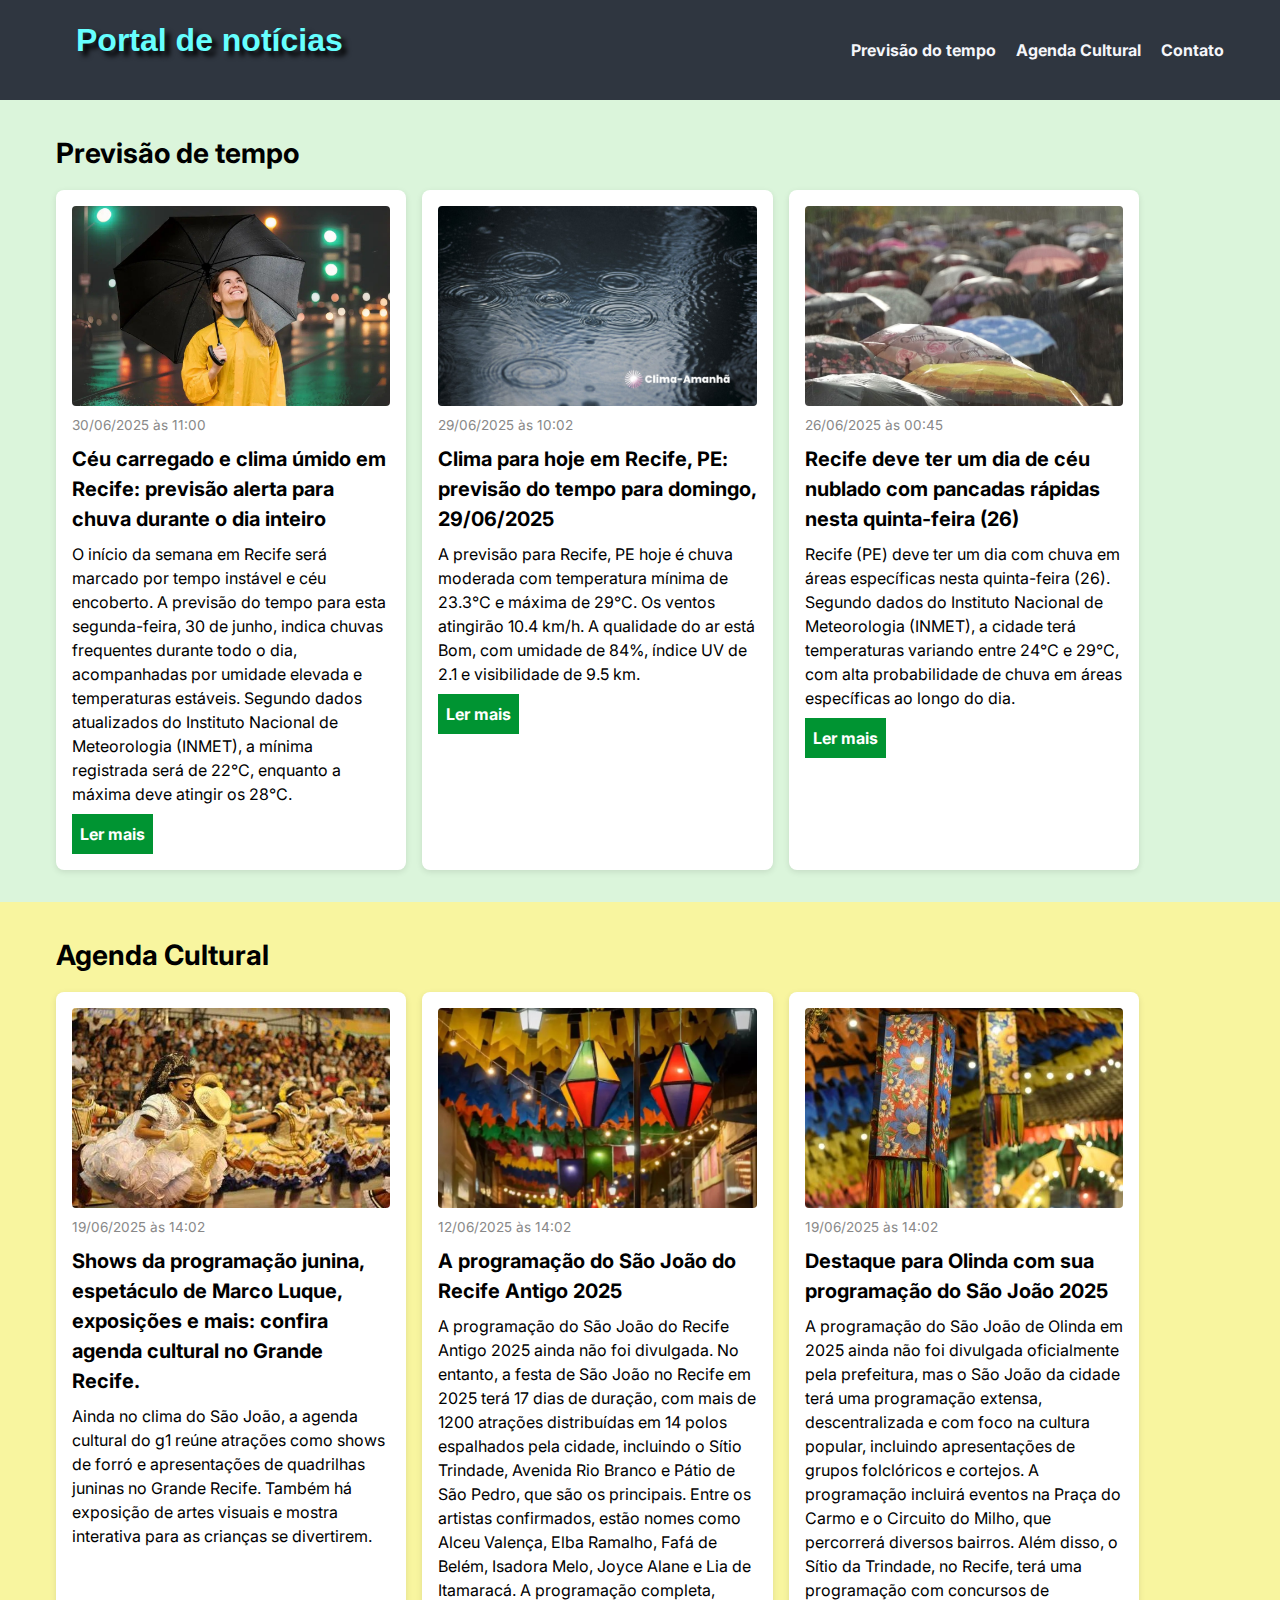
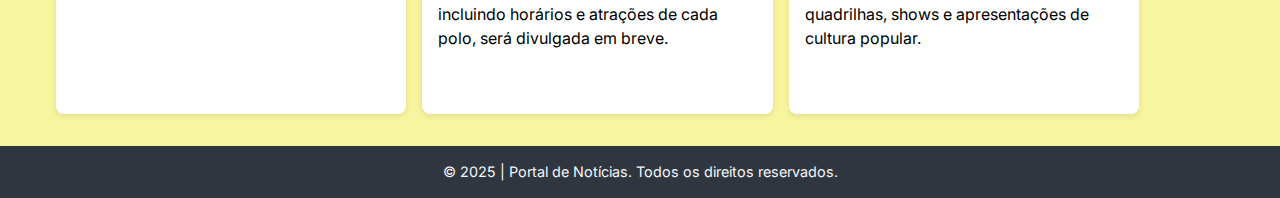
<file: index.html>
<!DOCTYPE html>
<html lang="pt-BR">
<head>
    <!-- Define a codificação de caracteres para acentuação funcionar -->
    <meta charset="UTF-8">
    <!-- Compatibilidade com o Internet Explorer -->
    <meta http-equiv="X-UA-Compatible" content="IE=edge">
    <!-- Responsividade para celulares -->
    <meta name="viewport" content="width=device-width, initial-scale=1.0">
    <!-- Título da aba do navegador -->
    <title> Portal de notícias</title>
    <!-- Importa o CSS externo -->
    <link rel="stylesheet" href="./styles.css" />
    <link rel="preconnect" href="https://fonts.googleapis.com">
    <link rel="preconnect" href="https://fonts.gstatic.com" crossorigin>
    <link href="https://fonts.googleapis.com/css2?family=Inter:ital,opsz,wght@0,14..32,100..900;1,14..32,100..900&family=Manufacturing+Consent&display=swap" rel="stylesheet">
</head>
<body>
    <!-- Início do cabeçalho da página -->
    <header>
        <div class="container">
            <!-- Título principal -->
            <h1>Portal de notícias</h1>
            <!-- Menu de navegação -->
            <nav>
                <ul>
                    <!-- Cada link leva a uma seção da página -->
                    <li>
                        <a href="previsao.html" title="Ir para a seção de previsão do tempo">Previsão do tempo</a>
                    </li>
                    <li>
                        <a href="agenda-cultural.html" title="Ir para a seção de notícias">Agenda Cultural</a>
                    </li>
                    <li>
                        <a href="contato.html" title="Ir para a seção de contato">Contato</a>
                    </li>                    
                </ul>
            </nav>
        </div>
    </header>
    <!-- Seção de Previsão do Tempo -->
    <main>
        <section id="previsao">
        <div class="container">
            <h2>Previsão de tempo</h2>
            <div class="articles">
                <!-- Cada artigo representa uma notícia -->
                <article>
                    <img src="./imagens/guarda-chuva.jpg" alt="guarda-chuva" />
                    <header>
                        <time class="creation-date">30/06/2025 às 11:00</time>
                    </header>
                    <h3>Céu carregado e clima úmido em Recife: previsão alerta para chuva durante o dia inteiro</h3>
                    <p>
                        O início da semana em Recife será marcado por tempo instável e céu encoberto. A previsão do tempo para esta segunda-feira, 30 de junho, indica chuvas frequentes durante todo o dia, acompanhadas por umidade elevada e temperaturas estáveis. Segundo dados atualizados do Instituto Nacional de Meteorologia (INMET), a mínima registrada será de 22°C, enquanto a máxima deve atingir os 28°C.                   </p>
                    <a href="https://seucreditodigital.com.br/previsao-do-tempo-recife-chuva-30-06-2025/" title="Leia a notícia completa">Ler mais</a>
                </article>
                <article>
                    <img src="./imagens/chuva1.jpg" alt="Chuva para hoje em Recife-PE" />
                    <header>
                        <time>29/06/2025 às 10:02</time>
                    </header>
                    <h3>Clima para hoje em Recife, PE: previsão do tempo para domingo, 29/06/2025</h3>
                    <p>
                        A previsão para Recife, PE hoje é chuva moderada com temperatura mínima de 23.3°C e máxima de 29°C. Os ventos atingirão 10.4 km/h. A qualidade do ar está Bom, com umidade de 84%, índice UV de 2.1 e visibilidade de 9.5 km.
                    </p>
                    <a href="https://www.bing.com/search?q=Chuvas%20em%20Recife%2029%20de%20junho%202025&qs=n&form=QBRE&sp=-1&ghc=1&lq=0&pq=chuvas%20em%20recife%2029%20de%20junho%2020&sc=12-31&sk=&cvid=A1859C9282B34020B1CF39611DE53252" title="Leia a notícia completa">Ler mais</a>
                </article>
                <article>
                    <img src="./imagens/chuva.jpg" alt="clima" title="Recife terá temperaturas variando entre 24°C e 29°C." />
                    <header>
                        <time>26/06/2025 às 00:45</time>
                    </header>
                    <h3>Recife deve ter um dia de céu nublado com pancadas rápidas nesta quinta-feira (26)</h3>
                    <p>
                        Recife (PE) deve ter um dia com chuva em áreas específicas nesta quinta-feira (26). Segundo dados do Instituto Nacional de Meteorologia (INMET), a cidade terá temperaturas variando entre 24°C e 29°C, com alta probabilidade de chuva em áreas específicas ao longo do dia.
                    </p>
                    <a href="https://www.otempo.com.br/tempo/2025/6/26/recife-deve-ter-um-dia-de-ceu-nublado-com-pancadas-rapidas-nesta-quinta-feira-26" title="Leia a notícia completa">Ler mais</a>
                </article>
            </div>
        </div>
    </section>
    <!-- Seção de Agenda Cultural -->
    <section id="agenda">
        <div class="container">
            <h2>Agenda Cultural</h2>
            <div class="articles">
                <article>
                    <img src="./imagens/quadrilha-junina.jpg" alt="Programação Junho" />
                    <header>
                        <time>19/06/2025 às 14:02</time>
                    </header>
                    <h3>Shows da programação junina, espetáculo de Marco Luque, exposições e mais: confira agenda cultural no 
                        Grande Recife.</h3>
                    <p>
                        Ainda no clima do São João, a agenda cultural do g1 reúne atrações como shows de forró e apresentações de 
                        quadrilhas juninas no Grande Recife. Também há exposição de artes visuais e mostra interativa para as 
                        crianças se divertirem.
                    </p>
                    <a href="https://g1.globo.com/pe/pernambuco/sao-joao/sao-joao-de-pernambuco-2025/noticia/2025/06/25/shows-da-programacao-de-sao-joao-quadrilhas-juninas-exposicoes-e-mais-confira-agenda-cultural-no-grande-recife.ghtml" title="Leia a notícia completa">Ler mais</a>
                </article>
                <article>
                    <img src="./imagens/balão.jpg" alt="Balões junino" />
                    <header>
                        <time>12/06/2025 às 14:02</time>
                    </header>
                    <h3>A programação do São João do Recife Antigo 2025</h3>
                    <p>
                        A programação do São João do Recife Antigo 2025 ainda não foi divulgada. No entanto, a festa de São João 
                        no Recife em 2025 terá 17 dias de duração, com mais de 1200 atrações distribuídas em 14 polos espalhados 
                        pela cidade, incluindo o Sítio Trindade, Avenida Rio Branco e Pátio de São Pedro, que são os principais. 
                        Entre os artistas confirmados, estão nomes como Alceu Valença, Elba Ramalho, Fafá de Belém, Isadora Melo, 
                        Joyce Alane e Lia de Itamaracá. A programação completa, incluindo horários e atrações de cada polo, será 
                        divulgada em breve.
                    </p>
                    <a href="https://www2.recife.pe.gov.br/noticias/29/05/2025/prefeitura-do-recife-anuncia-polos-atracoes-e-datas-do-sao-joao-2025]" title="Leia a notícia completa">Ler mais</a>
                </article>
                <article>
                    <img src="./imagens/viva-sj.jpg" alt="Representatividade do São João" />
                    <header>
                        <time>19/06/2025 às 14:02</time>
                    </header>
                    <h3>Destaque para Olinda com sua programação do São João 2025</h3>
                    <p>
                        A programação do São João de Olinda em 2025 ainda não foi divulgada oficialmente pela prefeitura, mas o 
                        São João da cidade terá uma programação extensa, descentralizada e com foco na cultura popular, incluindo 
                        apresentações de grupos folclóricos e cortejos. A programação incluirá eventos na Praça do Carmo e o 
                        Circuito do Milho, que percorrerá diversos bairros. Além disso, o Sítio da Trindade, no Recife, terá uma 
                        programação com concursos de quadrilhas, shows e apresentações de cultura popular.
                    </p>
                    <a href="https://liderstarmusic.com.br/programacao-das-cidades-de-pernambuco-sao-joao-2025" title="Leia a notícia completa">Ler mais</a>
                </article>
            </div>
        </div>
    </section>
    
    </main>
    <footer>
        <div class="container">
            <p>&copy; 2025 | Portal de Notícias. Todos os direitos reservados.</p>
        </div>
    </footer>
</body>
</html>
</file>
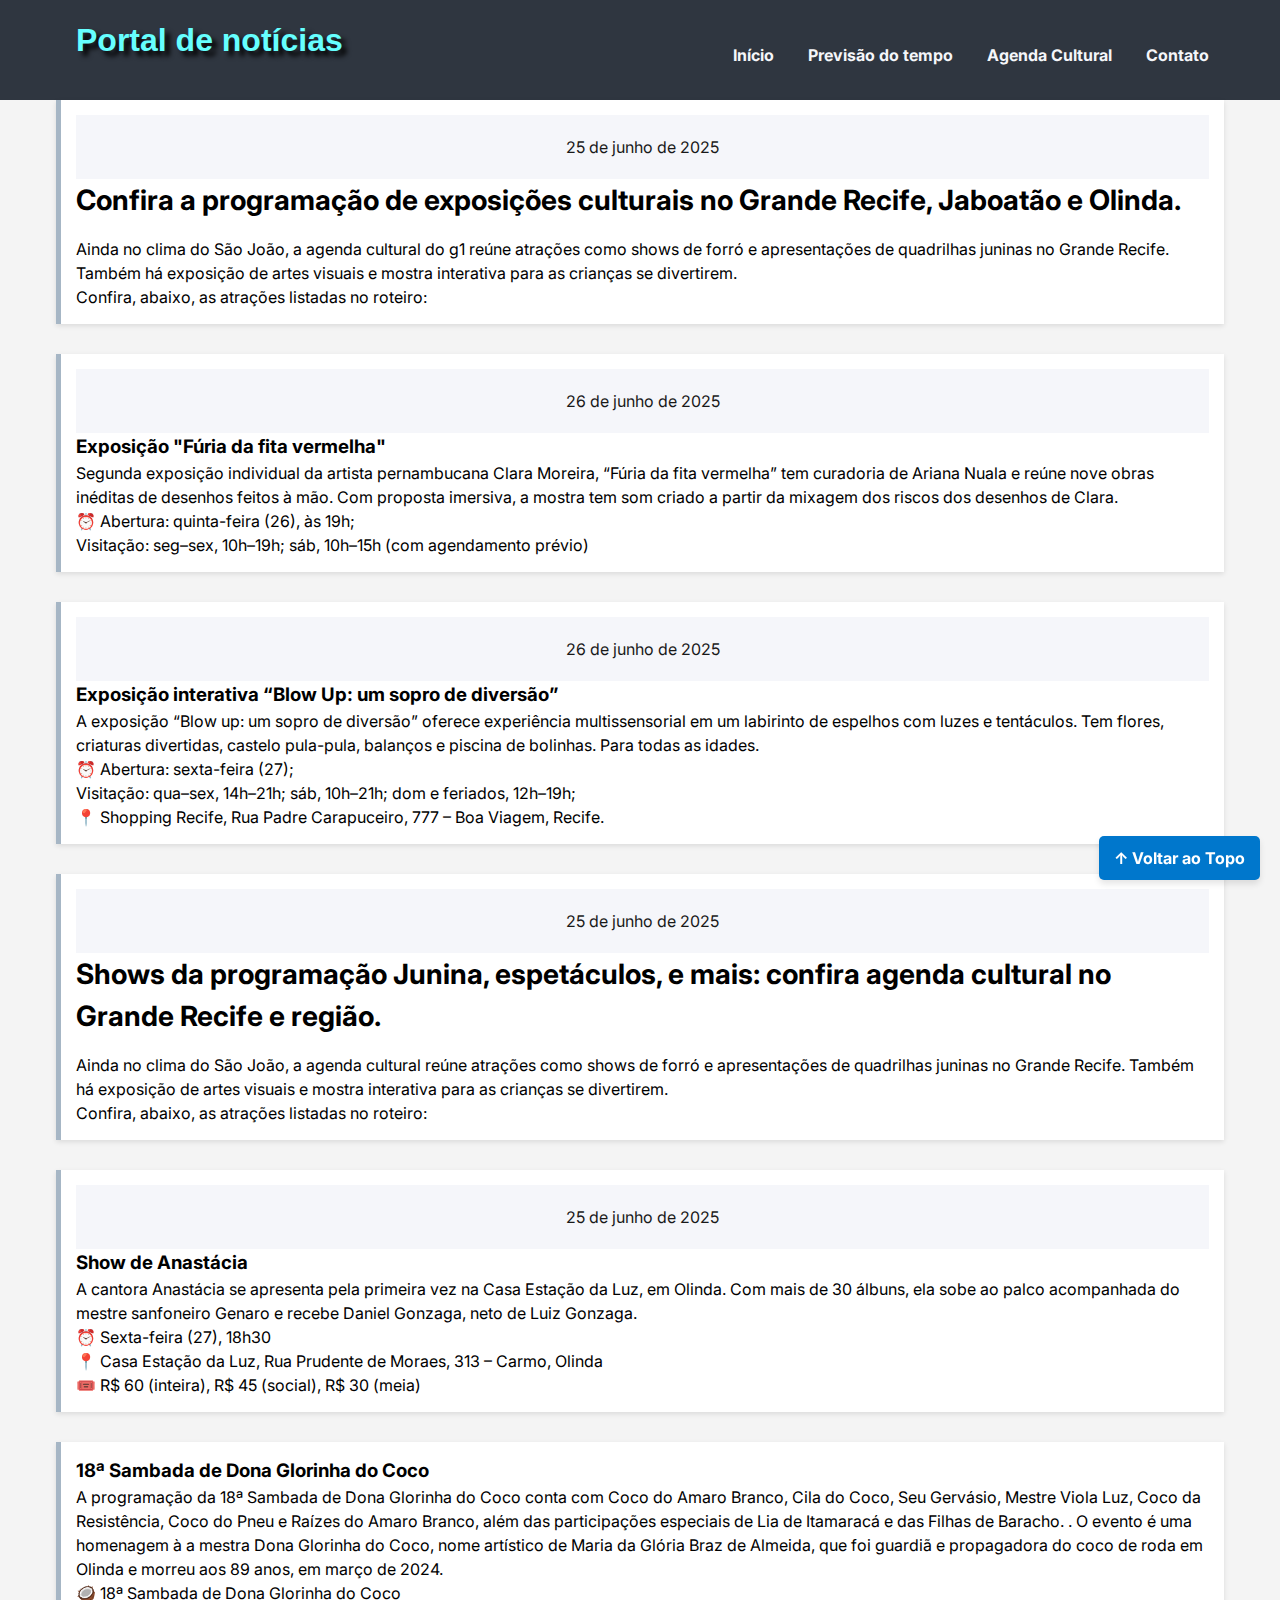
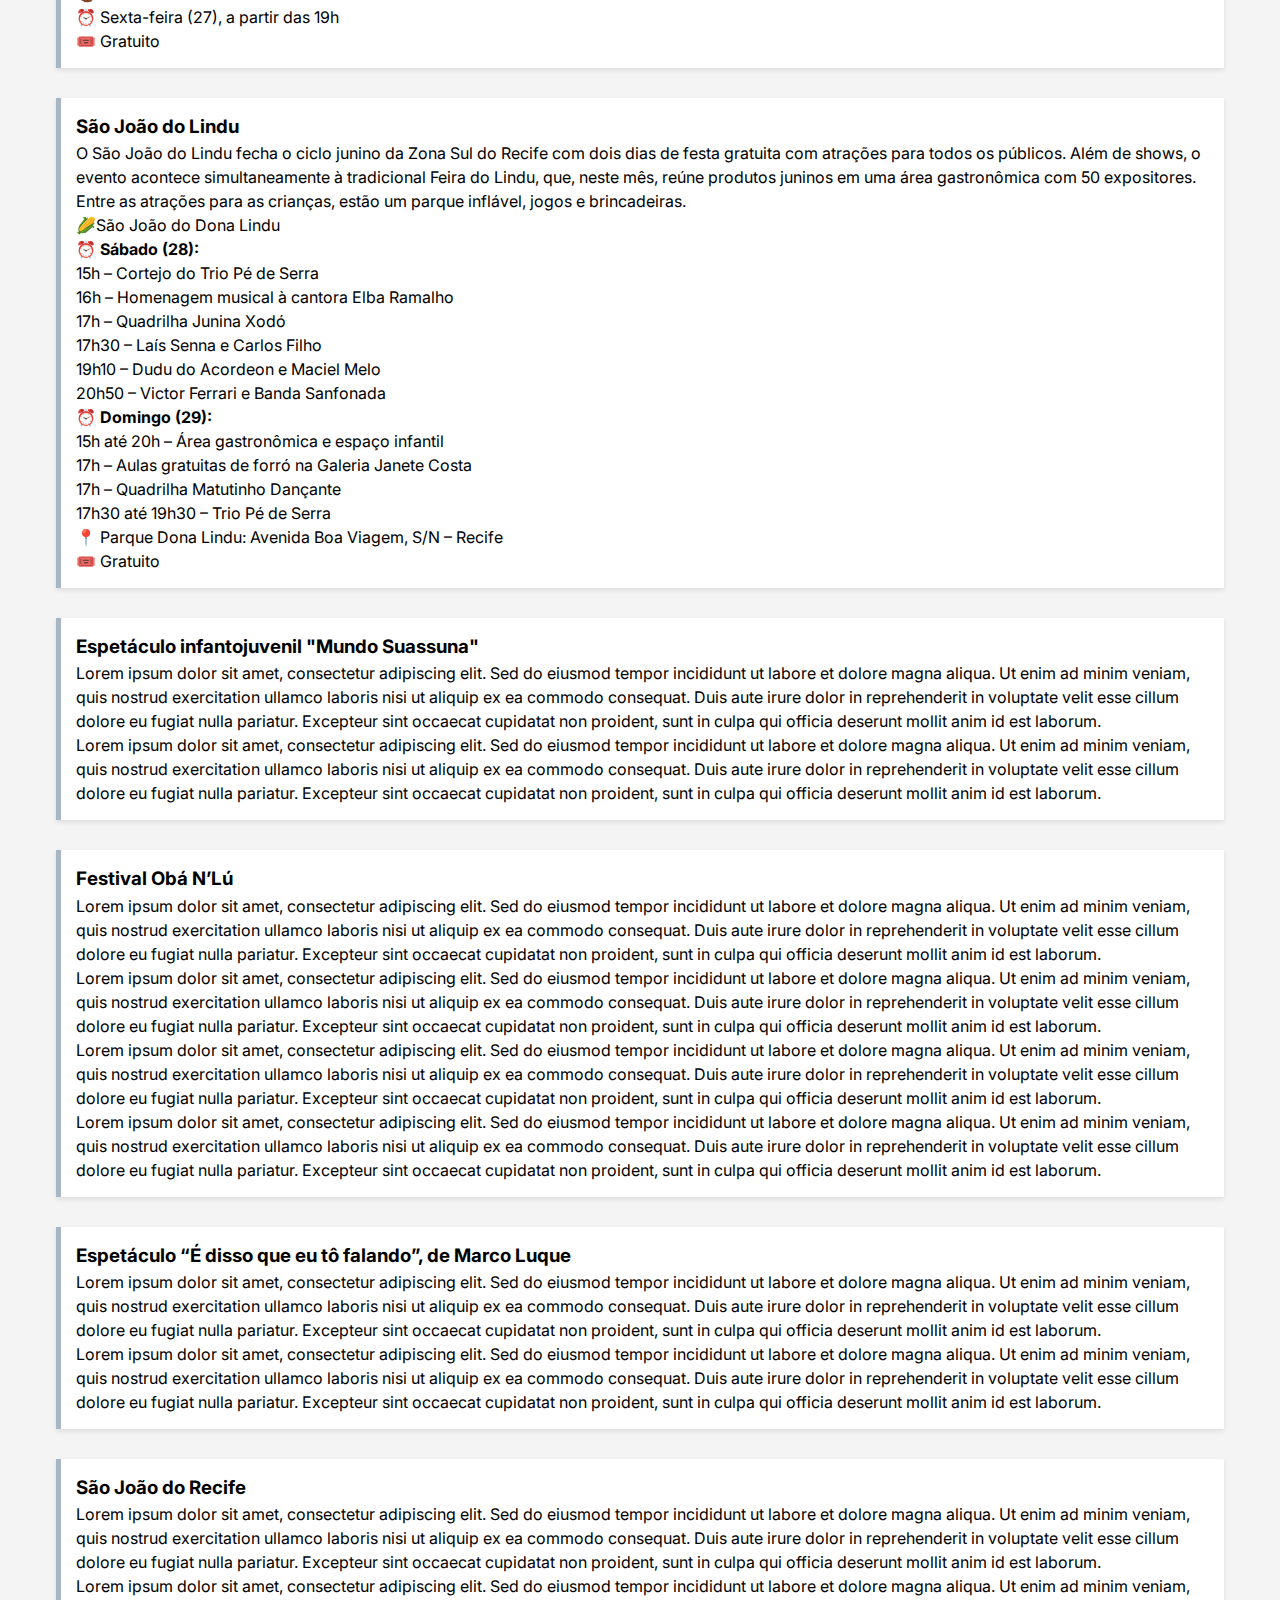
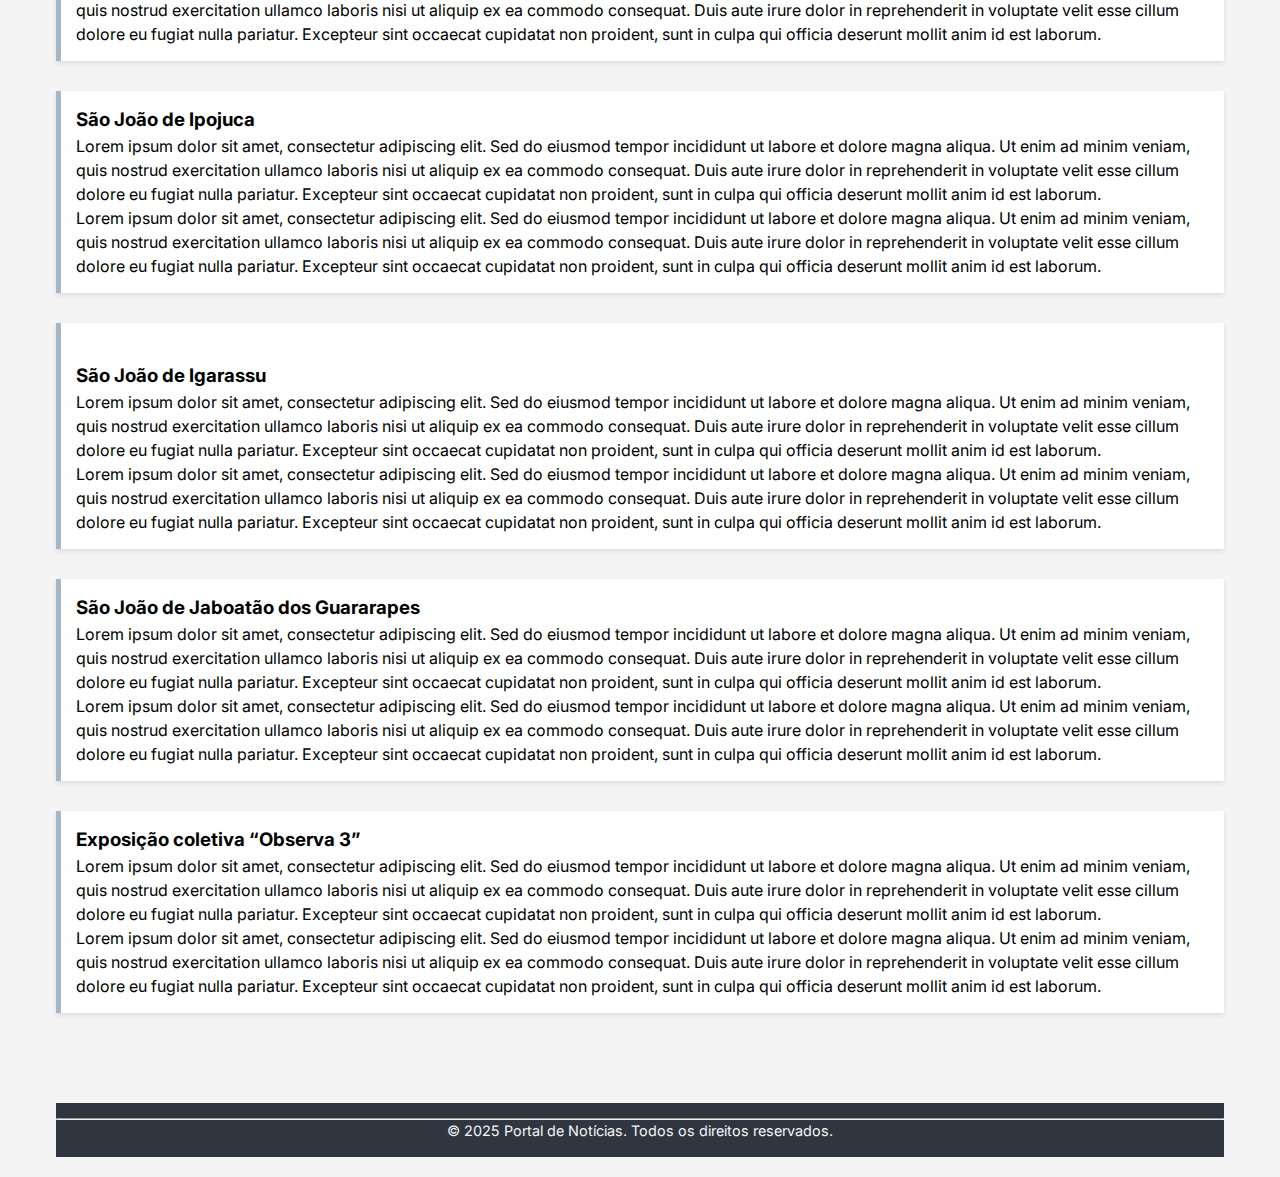
<file: agenda-cultural.html>
<!DOCTYPE html>
<html lang="pt-BR">
<head>
  <meta charset="UTF-8">
  <meta name="viewport" content="width=device-width, initial-scale=1.0">
  <title>Agenda Cultural</title>
  <link rel="stylesheet" href="./styles.css" />
  <link rel="stylesheet" href="https://cdnjs.cloudflare.com/ajax/libs/font-awesome/6.4.0/css/all.min.css">
  <link rel="preconnect" href="https://fonts.googleapis.com">
  <link rel="preconnect" href="https://fonts.gstatic.com" crossorigin>
  <link href="https://fonts.googleapis.com/css2?family=Inter:ital,opsz,wght@0,14..32,100..900;1,14..32,100..900&family=Manufacturing+Consent&display=swap" rel="stylesheet">
  <style>

        .container-previsao {
            width: 90%;
            max-width: 960px;
            margin: 0 auto;
        }

        header {
            background-color:#f5f6fa;
            color: rgb(25, 25, 25);
            padding: 20px 0;
            text-align: center;
        }

        nav ul {
            list-style: none;
            padding: 0;
            margin-top: 10px;
        }

        nav ul li {
            display: inline;
            margin: 0 15px;
        }

        nav ul li a {
            color: #f5f6fa;
            text-decoration: none;
            font-weight: bold;
        }

        main {
            padding: 20px 0;
        }

        section {
            margin-bottom: 30px;
            padding: 15px;
            background-color: #ffffff;
            border-left: 5px solid #a6b6c5;
            box-shadow: 0 2px 5px rgba(0,0,0,0.1);
        }


        .voltar-ao-topo {
          position: fixed;
          bottom: 20px;
          right: 20px;
          background-color: #0077cc;
          color: white;
          padding: 10px 15px;
          text-decoration: none;
          border-radius: 5px;
          font-weight: bold;
          box-shadow: 0 4px 6px rgba(0, 0, 0, 0.1);
        }

        .voltar-ao-topo:hover {
          background-color: #005fa3;
        }
   
        footer {
            background-color: var(--cor-fundo-header);
            color: var(--cor-texto-claro);
            text-align: center;
            padding: 15px 0;
            margin-top: 40px;
        }

        footer p {
            font-size: 0.9rem;
        }

   
  </style>
</head>
<body>

  <!-- Ponto de ancoragem no topo -->
  <div id="topo"></div>

  <!-- Cabeçalho principal -->
  <header>
 
    <!-- Início do cabeçalho da página -->
  
        <div class="container">
            <!-- Título principal -->
            <h1>Portal de notícias</h1>
            <!-- Menu de navegação -->
            <nav>
                <ul>
                    <!-- Cada link leva a uma seção da página -->
                     <li>
                        <a href="index.html" title="Ir para a seção de início">Início</a>
                    </li>
                    <li>
                        <a href="previsao.html" title="Ir para a seção de previsão do tempo">Previsão do tempo</a>
                    </li>
                    <li>
                        <a href="agendacultural.html" title="Ir para a seção de notícias">Agenda Cultural</a>
                    </li>
                    <li>
                        <a href="contato.html" title="Ir para a seção de contato">Contato</a>
                    </li>                    
                </ul>
            </nav>
        </div>

  </header>

  <!-- Conteúdo principal -->
   <main class="container ">
        <section id="recife">
            <header>
                <p><time datetime="2025-06-25">25 de junho de 2025</time> </p>
            </header>
            <h2> Confira a programação de exposições culturais no Grande Recife, Jaboatão e Olinda.</h2>
            <p></p>
            <p>Ainda no clima do São João, a agenda cultural do g1 reúne atrações como shows de forró e apresentações de 
            quadrilhas juninas no Grande Recife. Também há exposição de artes visuais e mostra interativa para as crianças 
            se divertirem.</p>
            
            <p>Confira, abaixo, as atrações listadas no roteiro:</p>
        </section>

        <section id="recife">
            <header>
                <p><time datetime="2025-06-26">26 de junho de 2025</time> </p>
            </header>
            <h3>Exposição "Fúria da fita vermelha"</h3>
            <p>Segunda exposição individual da artista pernambucana Clara Moreira, “Fúria da fita vermelha” tem curadoria 
            de Ariana Nuala e reúne nove obras inéditas de desenhos feitos à mão. Com proposta imersiva, a mostra tem som 
            criado a partir da mixagem dos riscos dos desenhos de Clara.</p>
            <p>⏰ Abertura: quinta-feira (26), às 19h;<br>
              Visitação: seg–sex, 10h–19h; sáb, 10h–15h (com agendamento prévio)</p>
        </section>

        <section id="recife">
        
          <header>
                <p><time datetime="2025-06-26">26 de junho de 2025</time> </p>
            </header>
            <h3>Exposição interativa “Blow Up: um sopro de diversão”</h3>
            <p>A exposição “Blow up: um sopro de diversão” oferece experiência multissensorial em um labirinto de espelhos 
            com luzes e tentáculos. Tem flores, criaturas divertidas, castelo pula-pula, balanços e piscina de bolinhas. 
            Para todas as idades.</p>
            <p>⏰ Abertura: sexta-feira (27);<br>
              Visitação: qua–sex, 14h–21h; sáb, 10h–21h; dom e feriados, 12h–19h;<br>
              📍 Shopping Recife, Rua Padre Carapuceiro, 777 – Boa Viagem, Recife.</p>
        </section>

        <section id="recife">
            <header>
                <p><time datetime="2025-06-25">25 de junho de 2025</time> </p>
            </header>
            <h2> Shows da programação Junina, espetáculos, e mais: confira agenda cultural no Grande Recife e região.</h2>
            <p>Ainda no clima do São João, a agenda cultural reúne atrações como shows de forró e apresentações de 
            quadrilhas juninas no Grande Recife. Também há exposição de artes visuais e mostra interativa para as crianças 
            se divertirem.</p>
            <p>Confira, abaixo, as atrações listadas no roteiro:</p>

        </section>
        
        <section id="recife">
            <header>
                <p><time datetime="2025-06-25">25 de junho de 2025</time> </p>
            </header>
          <h3>Show de Anastácia</h3>
          <p>A cantora Anastácia se apresenta pela primeira vez na Casa Estação da Luz, em Olinda. Com mais de 30 álbuns, 
            ela sobe ao palco acompanhada do mestre sanfoneiro Genaro e recebe Daniel Gonzaga, neto de Luiz Gonzaga.</p>
          <p>⏰ Sexta-feira (27), 18h30<br>
              📍 Casa Estação da Luz, Rua Prudente de Moraes, 313 – Carmo, Olinda<br>
              🎟️ R$ 60 (inteira), R$ 45 (social), R$ 30 (meia)</p>

        </section>

        <section id="recife">
        <h3>18ª Sambada de Dona Glorinha do Coco</h3>
        <p>A programação da 18ª Sambada de Dona Glorinha do Coco conta com Coco do Amaro Branco, Cila do Coco, Seu 
          Gervásio, Mestre Viola Luz, Coco da Resistência, Coco do Pneu e Raízes do Amaro Branco, além das participações 
          especiais de Lia de Itamaracá e das Filhas de Baracho. . O evento é uma homenagem à a mestra Dona Glorinha do 
          Coco, nome artístico de Maria da Glória Braz de Almeida, que foi guardiã e propagadora do coco de roda em 
          Olinda e morreu aos 89 anos, em março de 2024.</p>
        <p>🥥 18ª Sambada de Dona Glorinha do Coco</p>
        <p>⏰ Sexta-feira (27), a partir das 19h</p>
        <p>🎟️ Gratuito</p>
      </section>

      <section id="recife">
        <h3>São João do Lindu</h3>
          <p>O São João do Lindu fecha o ciclo junino da Zona Sul do Recife com dois dias de festa gratuita com atrações 
            para todos os públicos. Além de shows, o evento acontece simultaneamente à tradicional Feira do Lindu, que, neste 
            mês, reúne produtos juninos em uma área gastronômica com 50 expositores. Entre as atrações para as crianças,
            estão um parque inflável, jogos e brincadeiras.</p>
          <p>🌽São João do Dona Lindu </p>
          <h4>⏰ Sábado (28):</h4>
          <p>15h – Cortejo do Trio Pé de Serra</p>
          <p>16h – Homenagem musical à cantora Elba Ramalho</p>
          <p>17h – Quadrilha Junina Xodó</p>
          <p>17h30 – Laís Senna e Carlos Filho</p>
          <p>19h10 – Dudu do Acordeon e Maciel Melo</p>
          <p>20h50 – Victor Ferrari e Banda Sanfonada</p>
          <h4>⏰ Domingo (29):</h4>
          <p>15h até 20h – Área gastronômica e espaço infantil</p>
          <p>17h – Aulas gratuitas de forró na Galeria Janete Costa</p>
          <p>17h – Quadrilha Matutinho Dançante</p>
          <p>17h30 até 19h30 – Trio Pé de Serra</p>
          <p>📍 Parque Dona Lindu: Avenida Boa Viagem, S/N – Recife</p>
          <p>🎟️ Gratuito</p>
      </section>

      <section id="recife">
        <h3>Espetáculo infantojuvenil "Mundo Suassuna"</h3>
        <p>Lorem ipsum dolor sit amet, consectetur adipiscing elit. Sed do eiusmod tempor incididunt ut labore et dolore magna aliqua. Ut enim ad minim veniam, quis nostrud exercitation ullamco laboris nisi ut aliquip ex ea commodo consequat. Duis aute irure dolor in reprehenderit in voluptate velit esse cillum dolore eu fugiat nulla pariatur. Excepteur sint occaecat cupidatat non proident, sunt in culpa qui officia deserunt mollit anim id est laborum.</p>
        <p>Lorem ipsum dolor sit amet, consectetur adipiscing elit. Sed do eiusmod tempor incididunt ut labore et dolore magna aliqua. Ut enim ad minim veniam, quis nostrud exercitation ullamco laboris nisi ut aliquip ex ea commodo consequat. Duis aute irure dolor in reprehenderit in voluptate velit esse cillum dolore eu fugiat nulla pariatur. Excepteur sint occaecat cupidatat non proident, sunt in culpa qui officia deserunt mollit anim id est laborum.</p>
      </section>

      <section id="recife">
        <h3>Festival Obá N’Lú</h3>
        <p>Lorem ipsum dolor sit amet, consectetur adipiscing elit. Sed do eiusmod tempor incididunt ut labore et dolore magna aliqua. Ut enim ad minim veniam, quis nostrud exercitation ullamco laboris nisi ut aliquip ex ea commodo consequat. Duis aute irure dolor in reprehenderit in voluptate velit esse cillum dolore eu fugiat nulla pariatur. Excepteur sint occaecat cupidatat non proident, sunt in culpa qui officia deserunt mollit anim id est laborum.</p>
        <p>Lorem ipsum dolor sit amet, consectetur adipiscing elit. Sed do eiusmod tempor incididunt ut labore et dolore magna aliqua. Ut enim ad minim veniam, quis nostrud exercitation ullamco laboris nisi ut aliquip ex ea commodo consequat. Duis aute irure dolor in reprehenderit in voluptate velit esse cillum dolore eu fugiat nulla pariatur. Excepteur sint occaecat cupidatat non proident, sunt in culpa qui officia deserunt mollit anim id est laborum.</p>
        <p>Lorem ipsum dolor sit amet, consectetur adipiscing elit. Sed do eiusmod tempor incididunt ut labore et dolore magna aliqua. Ut enim ad minim veniam, quis nostrud exercitation ullamco laboris nisi ut aliquip ex ea commodo consequat. Duis aute irure dolor in reprehenderit in voluptate velit esse cillum dolore eu fugiat nulla pariatur. Excepteur sint occaecat cupidatat non proident, sunt in culpa qui officia deserunt mollit anim id est laborum.</p>
        <p>Lorem ipsum dolor sit amet, consectetur adipiscing elit. Sed do eiusmod tempor incididunt ut labore et dolore magna aliqua. Ut enim ad minim veniam, quis nostrud exercitation ullamco laboris nisi ut aliquip ex ea commodo consequat. Duis aute irure dolor in reprehenderit in voluptate velit esse cillum dolore eu fugiat nulla pariatur. Excepteur sint occaecat cupidatat non proident, sunt in culpa qui officia deserunt mollit anim id est laborum.</p>
      </section>

      <section id="recife">
        <h3>Espetáculo “É disso que eu tô falando”, de Marco Luque</h3>
        <p>Lorem ipsum dolor sit amet, consectetur adipiscing elit. Sed do eiusmod tempor incididunt ut labore et dolore magna aliqua. Ut enim ad minim veniam, quis nostrud exercitation ullamco laboris nisi ut aliquip ex ea commodo consequat. Duis aute irure dolor in reprehenderit in voluptate velit esse cillum dolore eu fugiat nulla pariatur. Excepteur sint occaecat cupidatat non proident, sunt in culpa qui officia deserunt mollit anim id est laborum.</p>
        <p>Lorem ipsum dolor sit amet, consectetur adipiscing elit. Sed do eiusmod tempor incididunt ut labore et dolore magna aliqua. Ut enim ad minim veniam, quis nostrud exercitation ullamco laboris nisi ut aliquip ex ea commodo consequat. Duis aute irure dolor in reprehenderit in voluptate velit esse cillum dolore eu fugiat nulla pariatur. Excepteur sint occaecat cupidatat non proident, sunt in culpa qui officia deserunt mollit anim id est laborum.</p>
      </section>

      <section id="recife">
        <h3>São João do Recife</h3>
        <p>Lorem ipsum dolor sit amet, consectetur adipiscing elit. Sed do eiusmod tempor incididunt ut labore et dolore magna aliqua. Ut enim ad minim veniam, quis nostrud exercitation ullamco laboris nisi ut aliquip ex ea commodo consequat. Duis aute irure dolor in reprehenderit in voluptate velit esse cillum dolore eu fugiat nulla pariatur. Excepteur sint occaecat cupidatat non proident, sunt in culpa qui officia deserunt mollit anim id est laborum.</p>
        <p>Lorem ipsum dolor sit amet, consectetur adipiscing elit. Sed do eiusmod tempor incididunt ut labore et dolore magna aliqua. Ut enim ad minim veniam, quis nostrud exercitation ullamco laboris nisi ut aliquip ex ea commodo consequat. Duis aute irure dolor in reprehenderit in voluptate velit esse cillum dolore eu fugiat nulla pariatur. Excepteur sint occaecat cupidatat non proident, sunt in culpa qui officia deserunt mollit anim id est laborum.</p>
      </section>

      <section id="recife">
        <h3>São João de Ipojuca</h3>
        <p>Lorem ipsum dolor sit amet, consectetur adipiscing elit. Sed do eiusmod tempor incididunt ut labore et dolore magna aliqua. Ut enim ad minim veniam, quis nostrud exercitation ullamco laboris nisi ut aliquip ex ea commodo consequat. Duis aute irure dolor in reprehenderit in voluptate velit esse cillum dolore eu fugiat nulla pariatur. Excepteur sint occaecat cupidatat non proident, sunt in culpa qui officia deserunt mollit anim id est laborum.</p>
        <p>Lorem ipsum dolor sit amet, consectetur adipiscing elit. Sed do eiusmod tempor incididunt ut labore et dolore magna aliqua. Ut enim ad minim veniam, quis nostrud exercitation ullamco laboris nisi ut aliquip ex ea commodo consequat. Duis aute irure dolor in reprehenderit in voluptate velit esse cillum dolore eu fugiat nulla pariatur. Excepteur sint occaecat cupidatat non proident, sunt in culpa qui officia deserunt mollit anim id est laborum.</p>
      </section>
      
      <section id="recife">

        <br><h3>São João de Igarassu</h3>
        <p>Lorem ipsum dolor sit amet, consectetur adipiscing elit. Sed do eiusmod tempor incididunt ut labore et dolore magna aliqua. Ut enim ad minim veniam, quis nostrud exercitation ullamco laboris nisi ut aliquip ex ea commodo consequat. Duis aute irure dolor in reprehenderit in voluptate velit esse cillum dolore eu fugiat nulla pariatur. Excepteur sint occaecat cupidatat non proident, sunt in culpa qui officia deserunt mollit anim id est laborum.</p>
        <p>Lorem ipsum dolor sit amet, consectetur adipiscing elit. Sed do eiusmod tempor incididunt ut labore et dolore magna aliqua. Ut enim ad minim veniam, quis nostrud exercitation ullamco laboris nisi ut aliquip ex ea commodo consequat. Duis aute irure dolor in reprehenderit in voluptate velit esse cillum dolore eu fugiat nulla pariatur. Excepteur sint occaecat cupidatat non proident, sunt in culpa qui officia deserunt mollit anim id est laborum.</p>
      </section> 

      <section id="recife">
        <h3>São João de Jaboatão dos Guararapes</h3>
        <p>Lorem ipsum dolor sit amet, consectetur adipiscing elit. Sed do eiusmod tempor incididunt ut labore et dolore magna aliqua. Ut enim ad minim veniam, quis nostrud exercitation ullamco laboris nisi ut aliquip ex ea commodo consequat. Duis aute irure dolor in reprehenderit in voluptate velit esse cillum dolore eu fugiat nulla pariatur. Excepteur sint occaecat cupidatat non proident, sunt in culpa qui officia deserunt mollit anim id est laborum.</p>
        <p>Lorem ipsum dolor sit amet, consectetur adipiscing elit. Sed do eiusmod tempor incididunt ut labore et dolore magna aliqua. Ut enim ad minim veniam, quis nostrud exercitation ullamco laboris nisi ut aliquip ex ea commodo consequat. Duis aute irure dolor in reprehenderit in voluptate velit esse cillum dolore eu fugiat nulla pariatur. Excepteur sint occaecat cupidatat non proident, sunt in culpa qui officia deserunt mollit anim id est laborum.</p>
      </section>

      <section id="recife">
        <h3>Exposição coletiva “Observa 3”</h3>
        <p>Lorem ipsum dolor sit amet, consectetur adipiscing elit. Sed do eiusmod tempor incididunt ut labore et dolore magna aliqua. Ut enim ad minim veniam, quis nostrud exercitation ullamco laboris nisi ut aliquip ex ea commodo consequat. Duis aute irure dolor in reprehenderit in voluptate velit esse cillum dolore eu fugiat nulla pariatur. Excepteur sint occaecat cupidatat non proident, sunt in culpa qui officia deserunt mollit anim id est laborum.</p>
        <p>Lorem ipsum dolor sit amet, consectetur adipiscing elit. Sed do eiusmod tempor incididunt ut labore et dolore magna aliqua. Ut enim ad minim veniam, quis nostrud exercitation ullamco laboris nisi ut aliquip ex ea commodo consequat. Duis aute irure dolor in reprehenderit in voluptate velit esse cillum dolore eu fugiat nulla pariatur. Excepteur sint occaecat cupidatat non proident, sunt in culpa qui officia deserunt mollit anim id est laborum.</p>
      </section>

        <!-- Botão “Voltar ao Topo” -->
        <a href="#topo" class="voltar-ao-topo">↑ Voltar ao Topo</a>
   <main>

  <!-- Rodapé -->
    <footer>
        <hr>
        <div class="container">
            <p>&copy; 2025 Portal de Notícias. Todos os direitos reservados.</p>
        </div>
    </footer>


  <script>
    document
      .querySelector('.voltar-ao-topo')
      .addEventListener('click', function(e) {
        e.preventDefault();
        window.scrollTo({ top: 0, behavior: 'smooth' });
      });
  </script>

</body>
</html>
</file>
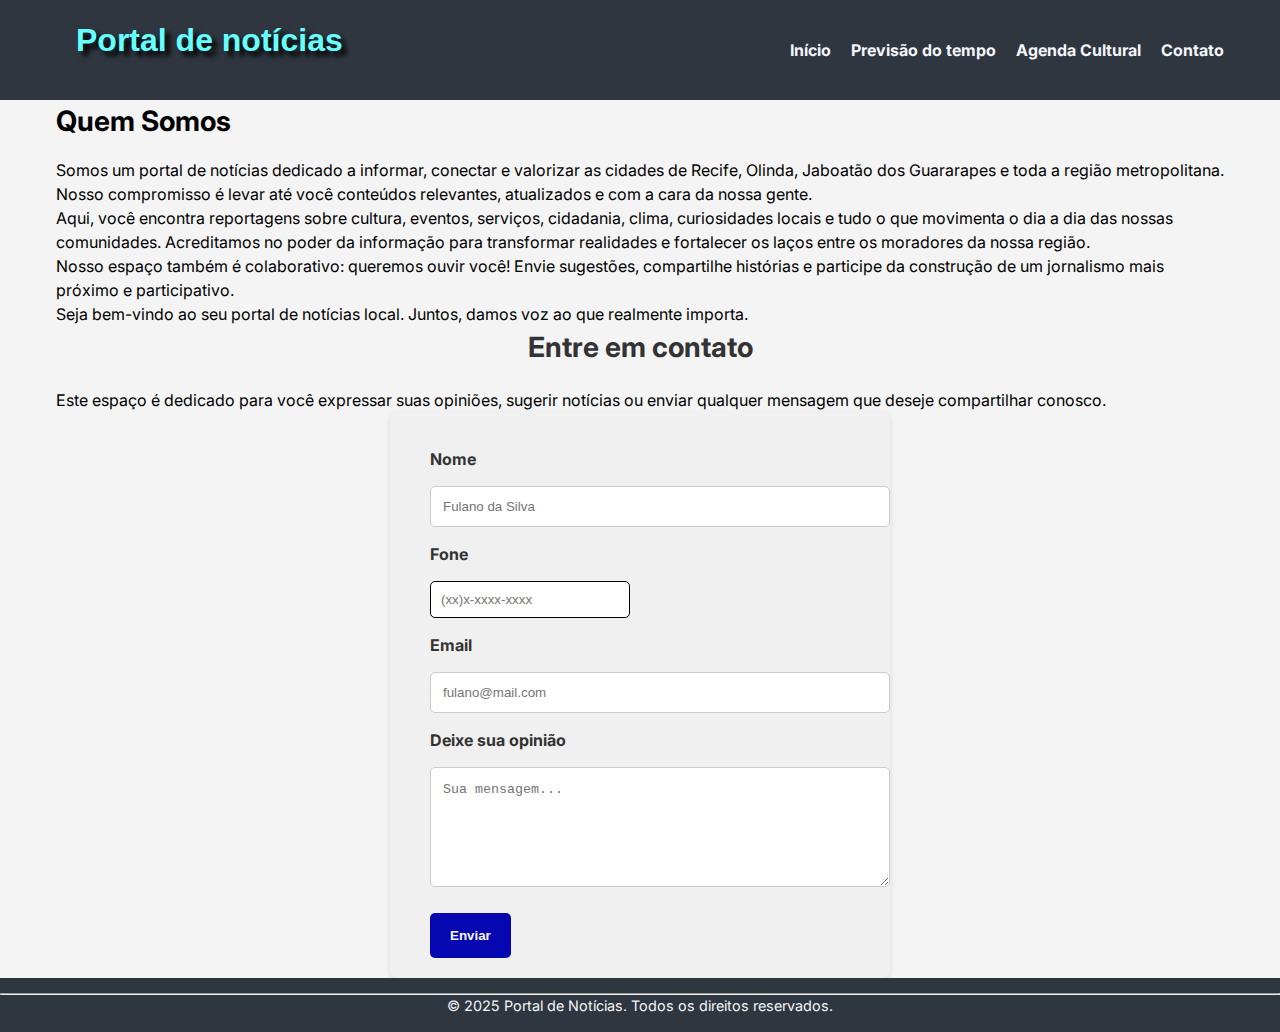
<file: contato.html>
<!DOCTYPE html>
<html lang="pt-BR">
<head>
    <meta charset="UTF-8">
    <meta http-equiv="X-UA-Compatible" content="IE=edge">
    <meta name="viewport" content="width=device-width, initial-scale=1.0">
    <title>Contato - Portal de Notícias</title> <link rel="stylesheet" href="./styles.css" />
    <link rel="preconnect" href="https://fonts.googleapis.com">
    <link rel="preconnect" href="https://fonts.gstatic.com" crossorigin>
    <link href="https://fonts.googleapis.com/css2?family=Inter:ital,opsz,wght@0,14..32,100..900;1,14..32,100..900&family=Manufacturing+Consent&display=swap" rel="stylesheet">
</head>
<body>
    <header>
        <div class="container">
            <h1>Portal de notícias</h1>
            <nav>
                <ul>
                    <li>
                        <a href="index.html" title="Ir para a página inicial">Início</a>
                    </li>
                    <li>
                        <a href="previsao.html" title="Ir para a seção de previsão do tempo">Previsão do tempo</a>
                    </li>
                    <li>
                        <a href="agenda-cultural.html" title="Ir para a seção de agenda cultural">Agenda Cultural</a>
                    </li>
                    <li>
                        <a href="contato.html" title="Ir para a seção de contato">Contato</a>
                    </li>
                </ul>
            </nav>
        </div>
    </header>

    <main>
        <section id="quem-somos" class="container">
            <h2>Quem Somos</h2> <p>Somos um portal de notícias dedicado a informar, conectar e valorizar as cidades de Recife, Olinda, Jaboatão dos Guararapes e toda a região metropolitana. Nosso compromisso é levar até você conteúdos relevantes, atualizados e com a cara da nossa gente.</p>
            <p>Aqui, você encontra reportagens sobre cultura, eventos, serviços, cidadania, clima, curiosidades locais e tudo o que movimenta o dia a dia das nossas comunidades. Acreditamos no poder da informação para transformar realidades e fortalecer os laços entre os moradores da nossa região.</p>
            <p>Nosso espaço também é colaborativo: queremos ouvir você! Envie sugestões, compartilhe histórias e participe da construção de um jornalismo mais próximo e participativo.</p>
            <p>Seja bem-vindo ao seu portal de notícias local. Juntos, damos voz ao que realmente importa.</p>
        </section>

        <section id="contato" class="container">
            <h2>Entre em contato</h2> <p>Este espaço é dedicado para você expressar suas opiniões, sugerir notícias ou enviar qualquer mensagem que deseje compartilhar conosco.</p>
            
            <form name="meu_form">
                <div>
                    <label for="nomeid">Nome</label>
                    <input type="text" id="nomeid" placeholder="Fulano da Silva" required name="nome" />
                </div>
                
                <div>
                    <label for="foneid">Fone</label>
                    <input type="tel" id="foneid" placeholder="(xx)x-xxxx-xxxx" name="fone" />
                </div>
                
                <div>
                    <label for="emailid">Email</label>
                    <input type="email" id="emailid" placeholder="fulano@mail.com" name="email" />
                </div>
                
                <div>
                    <label for="opiniao">Deixe sua opinião</label> <textarea id="opiniao" placeholder="Sua mensagem..."></textarea>
                </div>

                <input type="submit" class="enviar" onclick="Enviar();" value="Enviar" />
            </form>
        </section>
    </main>
    
    <footer>
        <hr> <div class="container">
            <p>&copy; 2025 Portal de Notícias. Todos os direitos reservados.</p>
        </div>
    </footer>
</body>
</html>
</file>
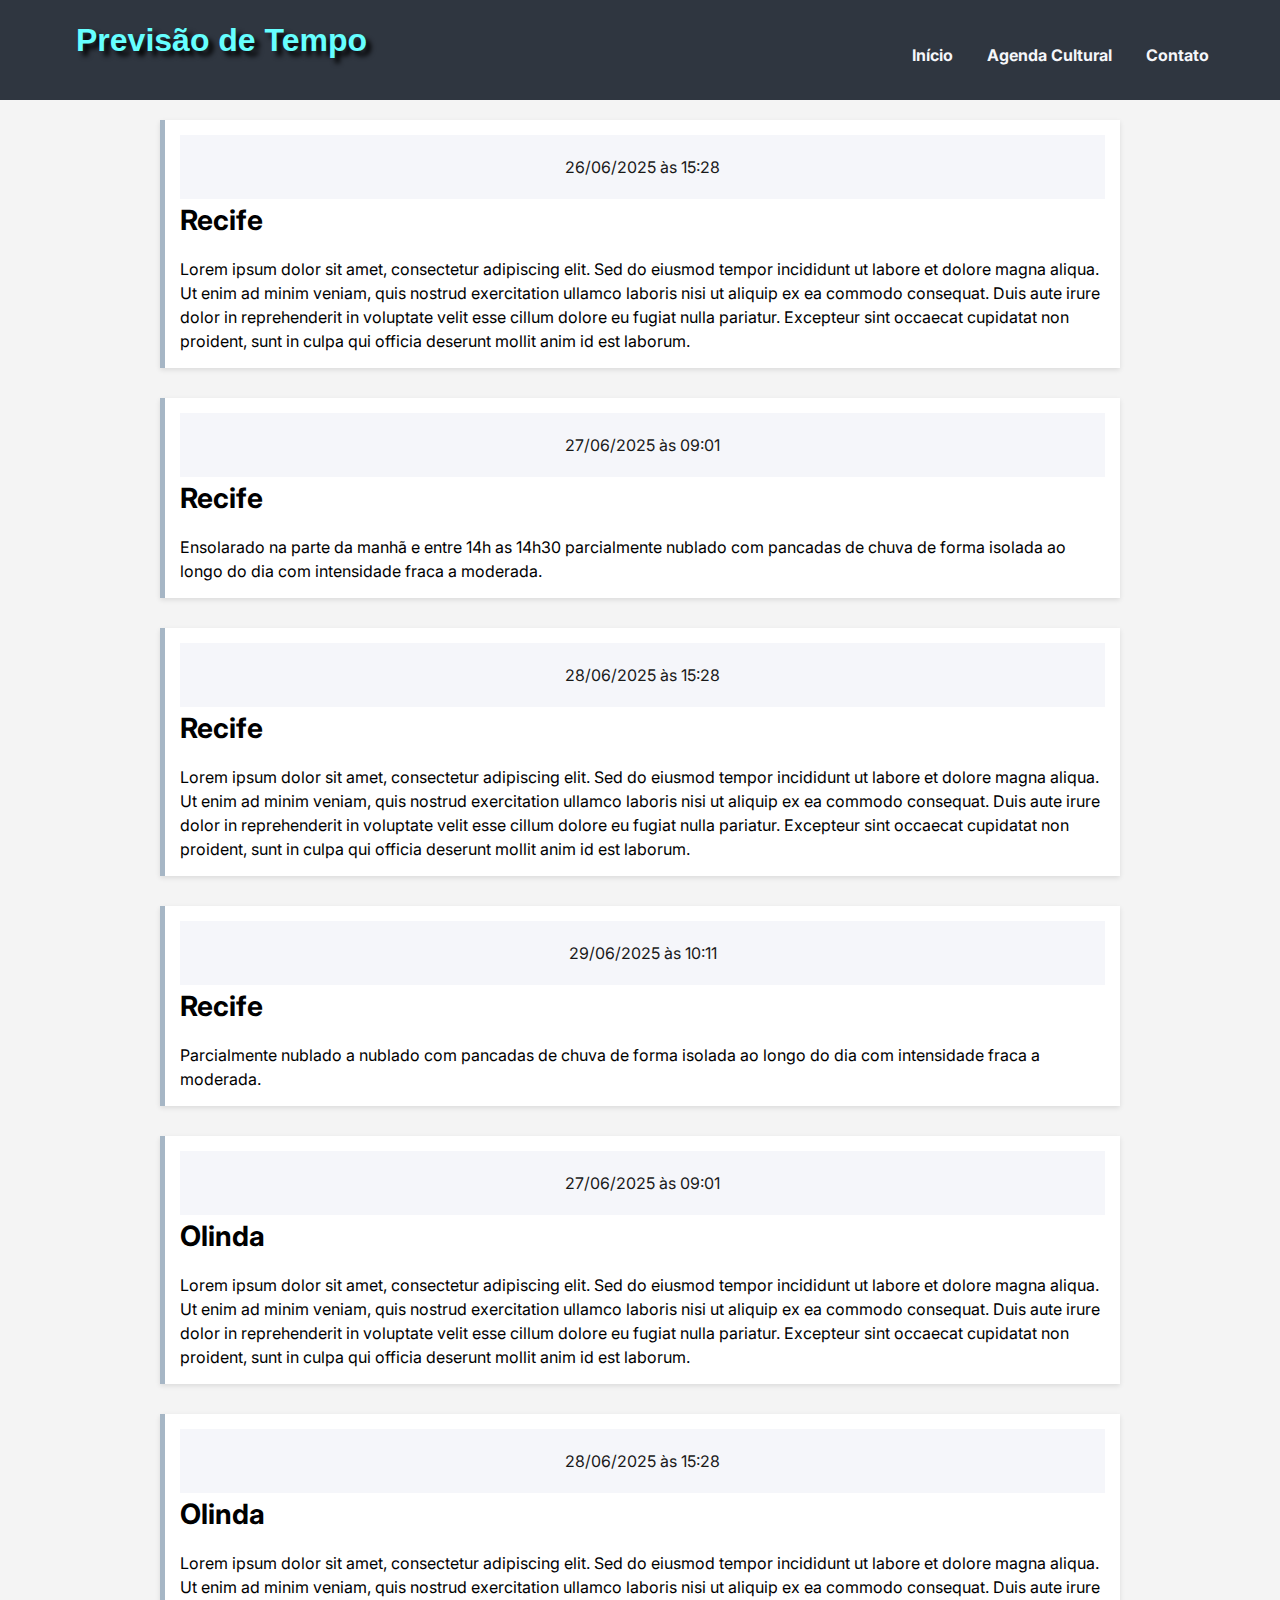
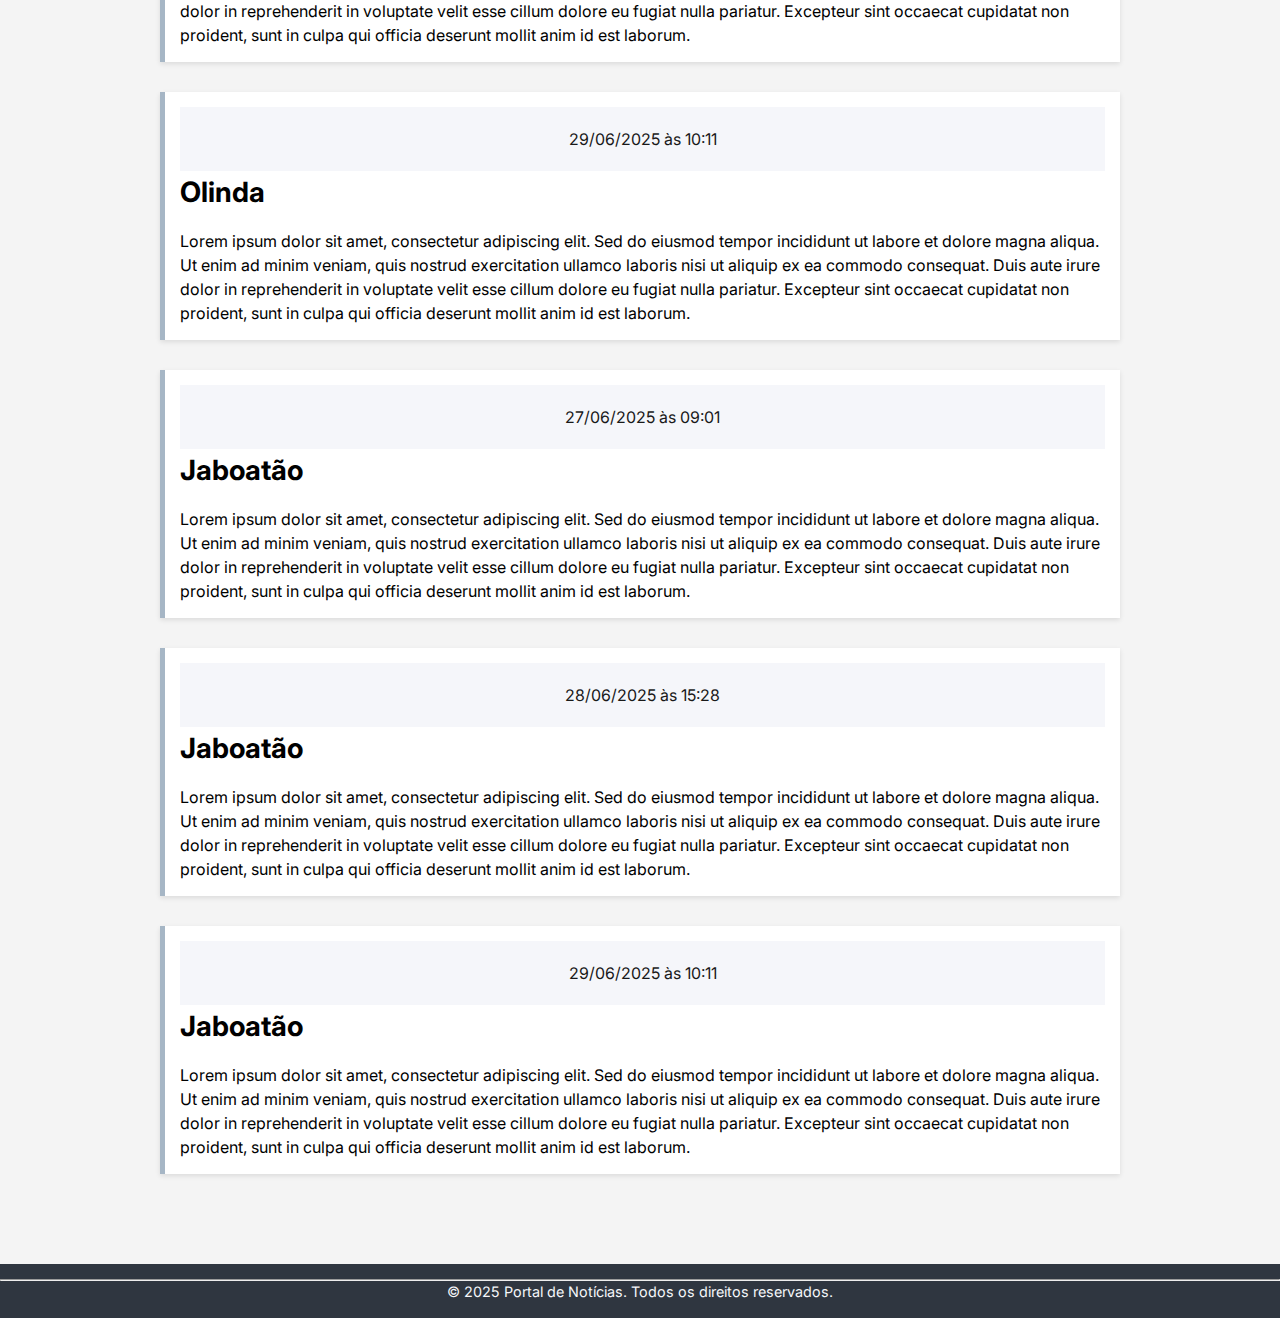
<file: previsao.html>
<!DOCTYPE html>
<html lang="pt-BR">
<head>
    <meta charset="UTF-8">
    <link rel="stylesheet" href="styles.css">
    <link rel="preconnect" href="https://fonts.googleapis.com">
    <link rel="preconnect" href="https://fonts.gstatic.com" crossorigin>
    <link href="https://fonts.googleapis.com/css2?family=Inter:ital,opsz,wght@0,14..32,100..900;1,14..32,100..900&family=Manufacturing+Consent&display=swap" rel="stylesheet">
    <title>Portal de Notícias</title>

    <style>
    
        .container-previsao {
            width: 90%;
            max-width: 960px;
            margin: 0 auto;
        }

        header {
            background-color:#f5f6fa;
            color: rgb(25, 25, 25);
            padding: 20px 0;
            text-align: center;
        }

        nav ul {
            list-style: none;
            padding: 0;
            margin-top: 10px;
        }

        nav ul li {
            display: inline;
            margin: 0 15px;
        }

        nav ul li a {
            color: #f5f6fa;
            text-decoration: none;
            font-weight: bold;
        }

        main {
            padding: 20px 0;
        }

        section {
            margin-bottom: 30px;
            padding: 15px;
            background-color: #ffffff;
            border-left: 5px solid #a6b6c5;
            box-shadow: 0 2px 5px rgba(0,0,0,0.1);
        }

        footer {
            background-color: var(--cor-fundo-header);
            color: var(--cor-texto-claro);
            text-align: center;
            padding: 15px 0;
            margin-top: 40px;
        }

        footer p {
            font-size: 0.9rem;
        }

   </style>
</head>
<body>
    <header>
        <div class="container">
            <h1>Previsão de Tempo</h1>
            <nav>
                <ul>
                    <li><a href="index.html">Início</a></li>
                    <li><a href="agenda-cultural.html">Agenda Cultural</a></li>
                    <li><a href="contato.html">Contato</a></li>
                </ul>
            </nav>
        </div>
    </header>

    <main class="container-previsao">
        <section id="recife">
            <header>
                    <time>26/06/2025 às 15:28</time>
                </header>
            <h2> Recife</h2>
            <p>Lorem ipsum dolor sit amet, consectetur adipiscing elit. Sed do eiusmod tempor incididunt ut labore et dolore magna aliqua. Ut enim ad minim veniam, quis nostrud exercitation ullamco laboris nisi ut aliquip ex ea commodo consequat. Duis aute irure dolor in reprehenderit in voluptate velit esse cillum dolore eu fugiat nulla pariatur. Excepteur sint occaecat cupidatat non proident, sunt in culpa qui officia deserunt mollit anim id est laborum.</p>
        </section>
                
        <section id="recife">
                <header>
                    <time>27/06/2025 às 09:01</time>
                </header>
            <h2> Recife</h2>
            <p>Ensolarado na parte da manhã e entre 14h as 14h30 parcialmente nublado com pancadas de chuva de forma isolada ao longo do dia com intensidade fraca a moderada.</p>
        </section>

        <section id="recife">
                <header>
                    <time>28/06/2025 às 15:28</time>
                </header>
            <h2> Recife</h2>
            <p>Lorem ipsum dolor sit amet, consectetur adipiscing elit. Sed do eiusmod tempor incididunt ut labore et dolore magna aliqua. Ut enim ad minim veniam, quis nostrud exercitation ullamco laboris nisi ut aliquip ex ea commodo consequat. Duis aute irure dolor in reprehenderit in voluptate velit esse cillum dolore eu fugiat nulla pariatur. Excepteur sint occaecat cupidatat non proident, sunt in culpa qui officia deserunt mollit anim id est laborum.</p>
        </section>
        
        <section id="recife">
                <header>
                    <time>29/06/2025 às 10:11</time>
                </header>
            <h2>Recife</h2>
            <p>Parcialmente nublado a nublado com pancadas de chuva de forma isolada ao longo do dia com intensidade fraca a moderada.</p>
        </section>

        <section id="olinda">
            <header>
                    <time>27/06/2025 às 09:01</time>
                </header>
            <h2>Olinda</h2>
            <p>Lorem ipsum dolor sit amet, consectetur adipiscing elit. Sed do eiusmod tempor incididunt ut labore et dolore magna aliqua. Ut enim ad minim veniam, quis nostrud exercitation ullamco laboris nisi ut aliquip ex ea commodo consequat. Duis aute irure dolor in reprehenderit in voluptate velit esse cillum dolore eu fugiat nulla pariatur. Excepteur sint occaecat cupidatat non proident, sunt in culpa qui officia deserunt mollit anim id est laborum. </p>
        </section>

        <section id="olinda">
            <header>
                    <time>28/06/2025 às 15:28</time>
                </header>
            <h2>Olinda</h2>
            <p>Lorem ipsum dolor sit amet, consectetur adipiscing elit. Sed do eiusmod tempor incididunt ut labore et dolore magna aliqua. Ut enim ad minim veniam, quis nostrud exercitation ullamco laboris nisi ut aliquip ex ea commodo consequat. Duis aute irure dolor in reprehenderit in voluptate velit esse cillum dolore eu fugiat nulla pariatur. Excepteur sint occaecat cupidatat non proident, sunt in culpa qui officia deserunt mollit anim id est laborum. </p>
        </section>

        <section id="olinda">
            <header>
                    <time>29/06/2025 às 10:11</time>
                </header>
            <h2>Olinda</h2>
            <p>Lorem ipsum dolor sit amet, consectetur adipiscing elit. Sed do eiusmod tempor incididunt ut labore et dolore magna aliqua. Ut enim ad minim veniam, quis nostrud exercitation ullamco laboris nisi ut aliquip ex ea commodo consequat. Duis aute irure dolor in reprehenderit in voluptate velit esse cillum dolore eu fugiat nulla pariatur. Excepteur sint occaecat cupidatat non proident, sunt in culpa qui officia deserunt mollit anim id est laborum. </p>
        </section>
        <section id="jaboatao">
            <header>
                    <time>27/06/2025 às 09:01</time>
                </header>
            <h2>Jaboatão</h2>
            <p>Lorem ipsum dolor sit amet, consectetur adipiscing elit. Sed do eiusmod tempor incididunt ut labore et dolore magna aliqua. Ut enim ad minim veniam, quis nostrud exercitation ullamco laboris nisi ut aliquip ex ea commodo consequat. Duis aute irure dolor in reprehenderit in voluptate velit esse cillum dolore eu fugiat nulla pariatur. Excepteur sint occaecat cupidatat non proident, sunt in culpa qui officia deserunt mollit anim id est laborum.</p>
        </section>

        <section id="jaboatao">
            <header>
                    <time>28/06/2025 às 15:28</time>
                </header>
            <h2>Jaboatão</h2>
            <p>Lorem ipsum dolor sit amet, consectetur adipiscing elit. Sed do eiusmod tempor incididunt ut labore et dolore magna aliqua. Ut enim ad minim veniam, quis nostrud exercitation ullamco laboris nisi ut aliquip ex ea commodo consequat. Duis aute irure dolor in reprehenderit in voluptate velit esse cillum dolore eu fugiat nulla pariatur. Excepteur sint occaecat cupidatat non proident, sunt in culpa qui officia deserunt mollit anim id est laborum.</p>
        </section>

        <section id="jaboatao">
            <header>
                    <time>29/06/2025 às 10:11</time>
                </header>
            <h2>Jaboatão</h2>
            <p>Lorem ipsum dolor sit amet, consectetur adipiscing elit. Sed do eiusmod tempor incididunt ut labore et dolore magna aliqua. Ut enim ad minim veniam, quis nostrud exercitation ullamco laboris nisi ut aliquip ex ea commodo consequat. Duis aute irure dolor in reprehenderit in voluptate velit esse cillum dolore eu fugiat nulla pariatur. Excepteur sint occaecat cupidatat non proident, sunt in culpa qui officia deserunt mollit anim id est laborum.</p>
        </section>
    </main>

    <!-- Rodapé -->
    <footer>
        <hr>
        <div class="container">
            <p>&copy; 2025 Portal de Notícias. Todos os direitos reservados.</p>
        </div>
    </footer>

  <script>
    document
      .querySelector('.voltar-ao-topo')
      .addEventListener('click', function(e) {
        e.preventDefault();
        window.scrollTo({ top: 0, behavior: 'smooth' });
      });
  </script>

</body>
</html>
</file>
<file: styles.css>
/* === VARIÁVEIS CSS === */
/* Definimos aqui cores e fontes reutilizáveis para facilitar manutenção */
:root {
    --cor-fundo-header: #2f3640;            /* Cor de fundo do cabeçalho */
    --cor-texto-claro: #f5f6fa;             /* Cor clara para textos no header e footer */
    --cor-verde-previsao: #009432;          /* Cor do botão da seção Previsão de tempo */
    --cor-laranja-agenda: #ff9f1a;        /* Cor do botão da seção Agenda Cultural */
    --cor-azul-contato: #0508b1;             /* Cor do botão da seção Formulário  */
    --cor-fundo-body: #f4f4f4;              /* Cor de fundo geral do site */
     --cor-fundo-previsao-claro: rgba(0, 255, 0, 0.1); /* Nova variável */
    --cor-fundo-agenda-claro: #f8f59f; /* Nova variável */

    --fonte-principal: 'Inter', sans-serif; /* Se Inter for a principal */
    --fonte-titulos: 'Manufacturing Consent', sans-serif; /* Se for para títulos específicos */

}

/* === RESET === */
/* Remove margens e preenchimentos padrão dos navegadores */
* {
    box-sizing: border-box; /* Inclui padding e border no cálculo de largura/altura */
    margin: 0;
    padding: 0;
}

/* Estilo global do corpo da página */
body {
    font-family: var(--fonte-principal);    /* Fonte aplicada ao site todo */
    background-color: var(--cor-fundo-body);/* Fundo cinza claro */
    font-size: 16px;                         /* Tamanho base da fonte */
    line-height: 1.5;                        /* Espaçamento entre linhas */
}

/* === CABEÇALHO === */
body > header {
    background-color: var(--cor-fundo-header);
    padding: 16px 0;
    color: var(--cor-texto-claro);
}

/* Layout flexível para alinhar título e menu */
header .container {
    display: flex;
    align-items: center;
    justify-content: space-between;
}

/* Itens de menu em linha */
header li {
    display: inline;
    font-weight: bold;
    margin-left: 16px;
}

/* Estilo dos links de navegação */
header li a {
    color: var(--cor-texto-claro);
    text-decoration: none;
}

/* Efeitos ao interagir com os links do menu */
header li a:hover,
header li a:focus,
header li a:active {
    text-decoration: underline;
    color: #00ff99;
    border-bottom: 2px solid #00ff99;
}

/* === CONTAINER CENTRAL === */
/* Limita o conteúdo a uma largura máxima e centraliza */
.container {
    max-width: 1200px;
    width: 100%;
    padding: 0 16px;
    margin: 0 auto;
}

/* === SEÇÕES DO SITE === */
section {
    padding: 32px 0; /* Espaço acima e abaixo das seções */
}

section h2 {
    font-size: 28px;
    margin-bottom: 16px;
}

/* === LISTA DE ARTIGOS === */
/* Flexbox para organizar os artigos lado a lado */
.articles {
    display: flex;
    flex-wrap: wrap;
    gap: 16px; /* Espaço entre artigos */
}

/* Estilo visual de cada artigo (card) */
.articles article {
    width: 30%;
    background-color: #fff;
    padding: 16px;
    border-radius: 8px;
    box-shadow: 0 2px 6px rgba(0, 0, 0, 0.1); /* Sombra leve */
}

/* Estilo das imagens dentro dos artigos */
.articles article img {
    width: 100%;
    height: 200px;
    object-fit: cover;   /* Corta a imagem proporcionalmente para caber no espaço */
    border-radius: 4px;
    background-color: #ddd; /* Cor de fundo se a imagem não carregar */
}

/* Título da notícia */
.articles article h3 {
    font-size: 20px;
    margin: 8px 0;
}

/* Data da publicação */
.articles article time {
    font-size: 0.85rem;
    color: #888;
}

/* Fonte para parágrafos e botões */
.articles article p,
.articles article a {
    font-family: var(--fonte-principal);
}

/* Botão \"Ler mais\" */
.articles article a {
    background-color: blue;
    color: #fff;
    padding: 8px;
    display: inline-block;
    text-decoration: none;
    font-weight: bold;
    margin-top: 8px;
    transition: background-color 0.3s; /* Suaviza mudanças de cor */
}

/* Efeito hover do botão */
.articles article a:hover {
    text-decoration: underline;
}

.articles article:last-child {
    margin-bottom: 0;
}

/* === CORES DE FUNDO E BOTÕES POR SEÇÃO === */
#previsao {
    background-color: var(--cor-fundo-previsao-claro);
}

#previsao .articles article a {
    background-color: var(--cor-verde-previsao);
}

#agenda {
    background-color: var(--cor-fundo-agenda-claro);
}

#agenda .articles article a {
    background-color: var(--cor-fundo-agenda);
}

.margin-fix {
    height: 1px; /* impede o colapso visual com o footer */
}

.articles {
    display: flex;
    flex-wrap: wrap;
    gap: 16px; /* controla o espaçamento entre os cards */
}

.articles article {
    margin-bottom: 0; /* evita conflitos verticais */
}

/* === FORMULÁRIO DE CONTATO === */
form p {
    font-size: 1rem;
    margin-bottom: 10px;
    color: #333;
}

form {
    
    font-family: Verdana,Tahoma,sans-serif;
    font-size: 15px;
    background-color: rgb(190, 169, 169);
    max-width: 500px;
}

h1 {
    font-family: Arial, Helvetica, sans-serif; 
    margin-bottom: 20px;
    margin-left: 20px;
    color: #66FFFF;
    text-shadow: 5px 5px 5px black;
}

input, textarea {
    width: 200px;
    padding: 10px;
    color: black;
    margin-left: 20px;
    margin-top: 10px;
    -webkit-border-radius: 5px;
    -moz-border-radius: 5px;
    border: 1px solid;
}

input:hover, textarea:hover, input:focus, textarea:focus {
    border-color: #000066;
    box-shadow: 5px 0px 9px #FFFF00;
    background-color: #66FFFF;
    color: black;
    font-weight: bold;
}

#contato form { /* Assumindo que o formulário estará dentro de uma seção #contato */
    font-family: var(--fonte-corpo); /* Usar variável de fonte */
    font-size: 1rem;
    background-color: #f0f0f0; /* Use uma cor de variável ou mais clara */
    max-width: 500px;
    margin: 0 auto; /* Centraliza o formulário */
    padding: 20px;
    border-radius: 8px;
    box-shadow: 0 2px 6px rgba(0, 0, 0, 0.1);
}

#contato h2 { /* Título para a seção de contato */
    margin-bottom: 20px;
    color: #333;
    text-align: center;
}

#contato form label {
    display: block; /* Garante que o label ocupe toda a largura */
    margin-top: 15px;
    margin-bottom: 5px;
    color: #333; /* Cor mais legível */
    font-weight: bold;
}

#contato form input[type="text"],
#contato form input[type="email"],
#contato form textarea {
    width: 100%; /* Ocupa toda a largura do container do formulário */
    max-width: 100%; /* Garante que não ultrapasse */
    padding: 12px;
    border: 1px solid #ccc;
    border-radius: 5px;
    color: #333;
    box-sizing: border-box; /* Inclui padding no cálculo de width */
}

#contato form input:hover,
#contato form textarea:hover,
#contato form input:focus,
#contato form textarea:focus {
    border-color: var(--cor-azul-contato); /* Usar variável de cor do botão de contato */
    box-shadow: 0px 0px 5px var(--cor-azul-contato);
    outline: none; /* Remove o outline padrão ao focar */
}

#contato form textarea {
    min-height: 100px; /* Altura mínima para o textarea */
    resize: vertical; /* Permite redimensionar apenas verticalmente */
}

#contato form .enviar {
    background-color: var(--cor-azul-contato); /* Usar variável */
    color: var(--cor-texto-claro);
    height: 45px;
    width: auto; /* Adapta-se ao conteúdo */
    padding: 0 20px;
    font-weight: bold;
    border-radius: 5px;
    border: none; /* Geralmente botões não precisam de borda */
    cursor: pointer;
    margin-top: 20px;
    transition: background-color 0.3s ease;
}

#contato form .enviar:hover {
    background-color: #04069c; /* Um tom ligeiramente mais escuro */
}

.enviar {
    background-color: #66FFFF;
    height: 40px;
    width: 100px;
    font-weight: bold;
    border-radius: 5px;
    -webkit-border-radius: 5px;
    -moz-border-radius: 5px;
    border: 1px solid;
    color: black;
}

textarea {
    width: 400px;
    height: 120px;
    line-height: 20px;
    max-width: 400px;
}

form label {
    margin-left: 20px;
    color: #FFFFFF;
    font-weight: bold;
}

footer {
    background-color: var(--cor-fundo-header);
    color: var(--cor-texto-claro);
    padding: 15px 0;
    text-align: center;
}

footer p {
    font-size: 0.9rem;
}

/* === RESPONSIVIDADE PARA TELAS PEQUENAS === */
@media (max-width: 768px) {
    /* Empilha os artigos em coluna no celular */
    .articles {
        flex-direction: column;
    }

    /* Ocupa toda a largura no celular */
    .articles article {
        width: 100%;
    }

    /* Empilha o menu e o título no topo */
    header .container {
        flex-direction: column;
        align-items: flex-start;
    }

    header nav ul {
        padding-top: 8px;
    }

    /* Menu vertical */
    header li {
        display: block;
        margin: 8px 0;
    }
}
</file>
